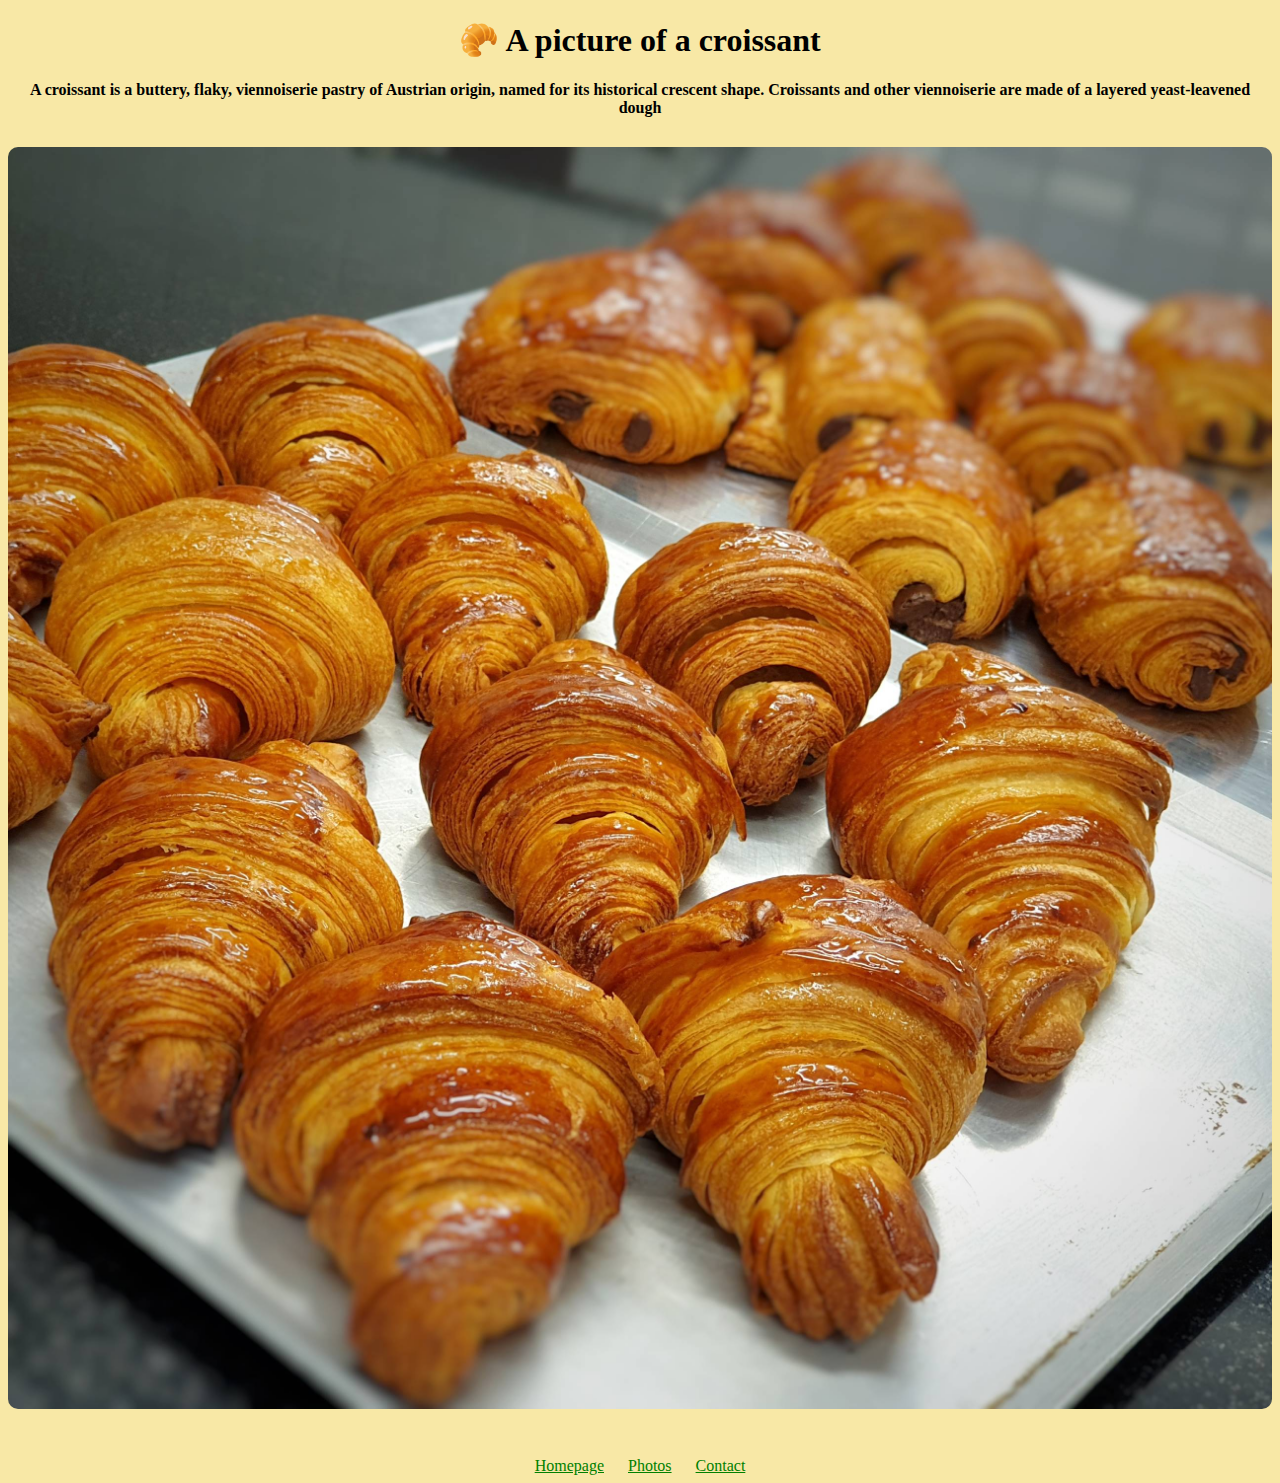
<file: index.html>
<!DOCTYPE html>
<html lang="en">
  <head>
    <meta charset="UTF-8" />
    <meta http-equiv="X-UA-Compatible" content="IE=edge" />
    <meta
      name="viewport"
      content="width=
  , initial-scale=1.0"
    />
    <link
      href="https://cdn.jsdelivr.net/npm/bootstrap@5.0.0-beta2/dist/css/bootstrap.min.css"
      rel="stylesheet"
      integrity="sha384-BmbxuPwQa2lc/FVzBcNJ7UAyJxM6wuqIj61tLrc4wSX0szH/Ev+nYRRuWlolflfl"
      crossorigin="anonymous"
    />
    <link rel="stylesheet" href="src/styles.css" />

    <title>croissant website</title>
    <meta
      name="description"
      content="Enjoy a beautiful picture of a homemade croissant"
    />
  </head>
  <body>
    <h1>🥐 A picture of a croissant</h1>
    <h4>
      A croissant is a buttery, flaky, viennoiserie pastry of Austrian origin,
      named for its historical crescent shape. Croissants and other viennoiserie
      are made of a layered yeast-leavened dough
    </h4>
    <img
      src="./images/croissant4.jpg"
      alt="Homemade croissant"
      class="croissant-photo"
    />
    <br />
    <footer>
      <a href="index.html">Homepage</a>
      <a href="photo.html">Photos</a>
      <a href="contact.html">Contact</a>
    </footer>
  </body>
</html>
</file>
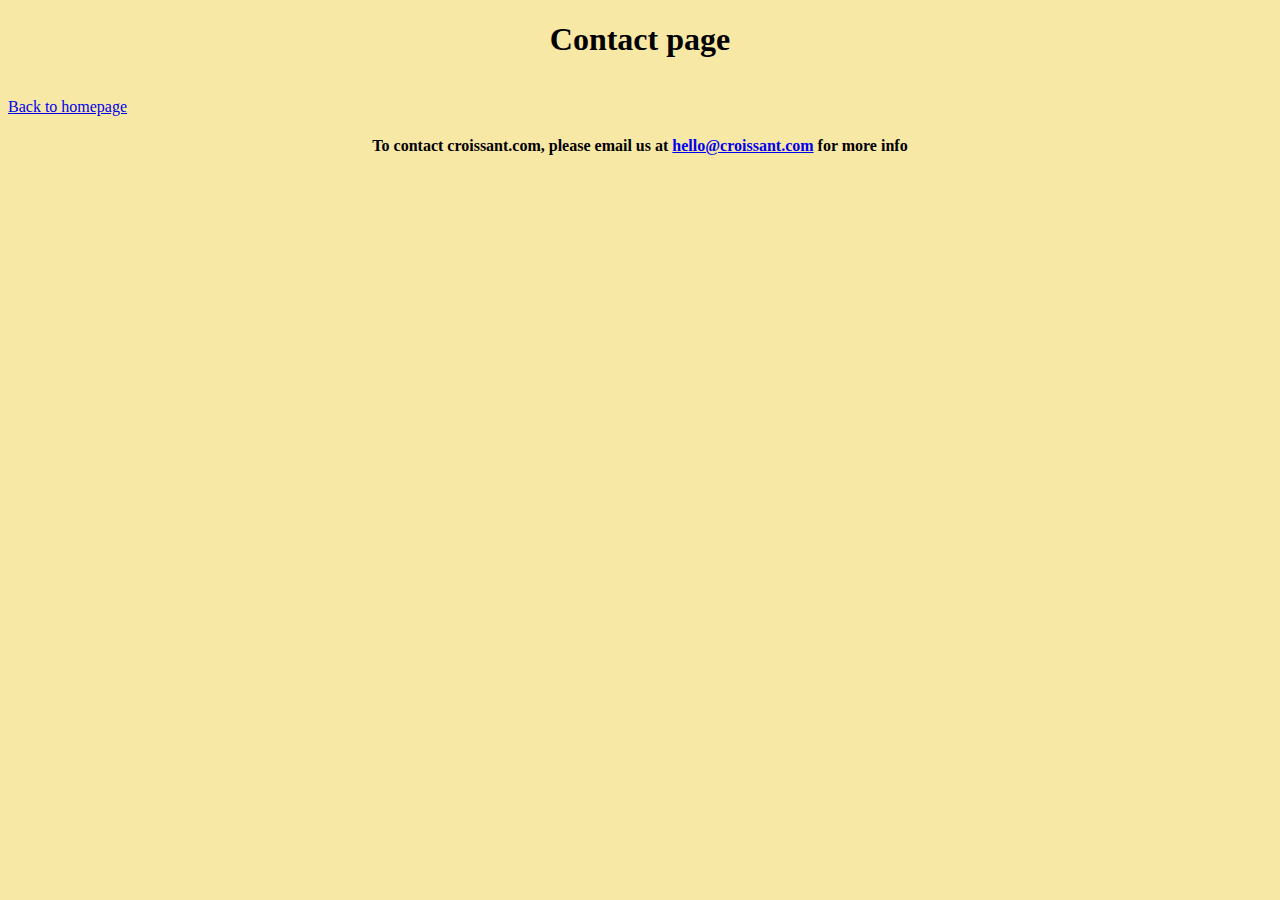
<file: contact.html>
<!DOCTYPE html>
<html lang="en">
  <head>
    <meta charset="UTF-8" />
    <meta http-equiv="X-UA-Compatible" content="IE=edge" />
    <meta name="viewport" content="width=device-width, initial-scale=1.0" />
    <link
      href="https://cdn.jsdelivr.net/npm/bootstrap@5.0.0-beta2/dist/css/bootstrap.min.css"
      rel="stylesheet"
      integrity="sha384-BmbxuPwQa2lc/FVzBcNJ7UAyJxM6wuqIj61tLrc4wSX0szH/Ev+nYRRuWlolflfl"
      crossorigin="anonymous"
    />
    <link rel="stylesheet" href="src/styles.css" />
    <title>Contact page</title>
  </head>
  <body>
    <h1>Contact page</h1>

    <br />
    <a href="index.html">Back to homepage</a>
    <h4>
      To contact croissant.com, please email us at
      <a href="mailto:hello@croissant.com" class="email-link"
        >hello@croissant.com</a
      >
      for more info
    </h4>
    <br />
  </body>
</html>
</file>
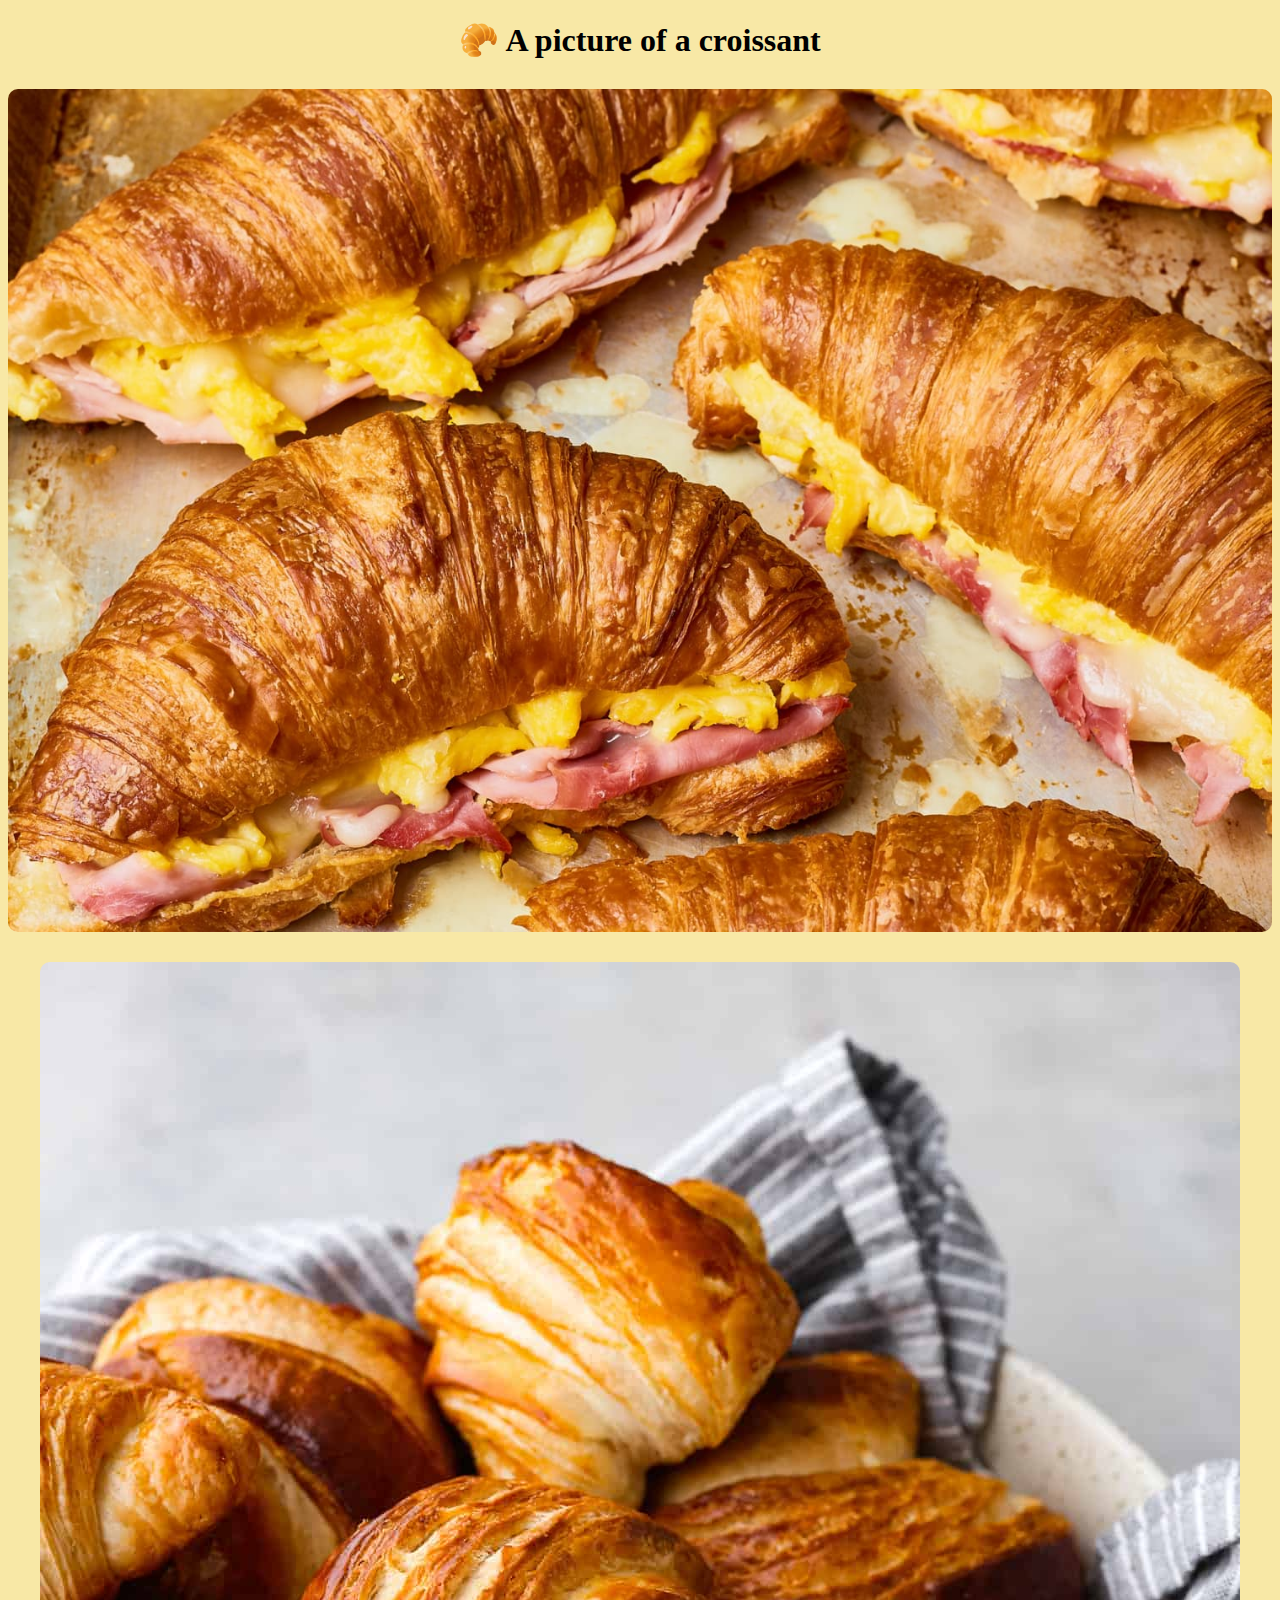
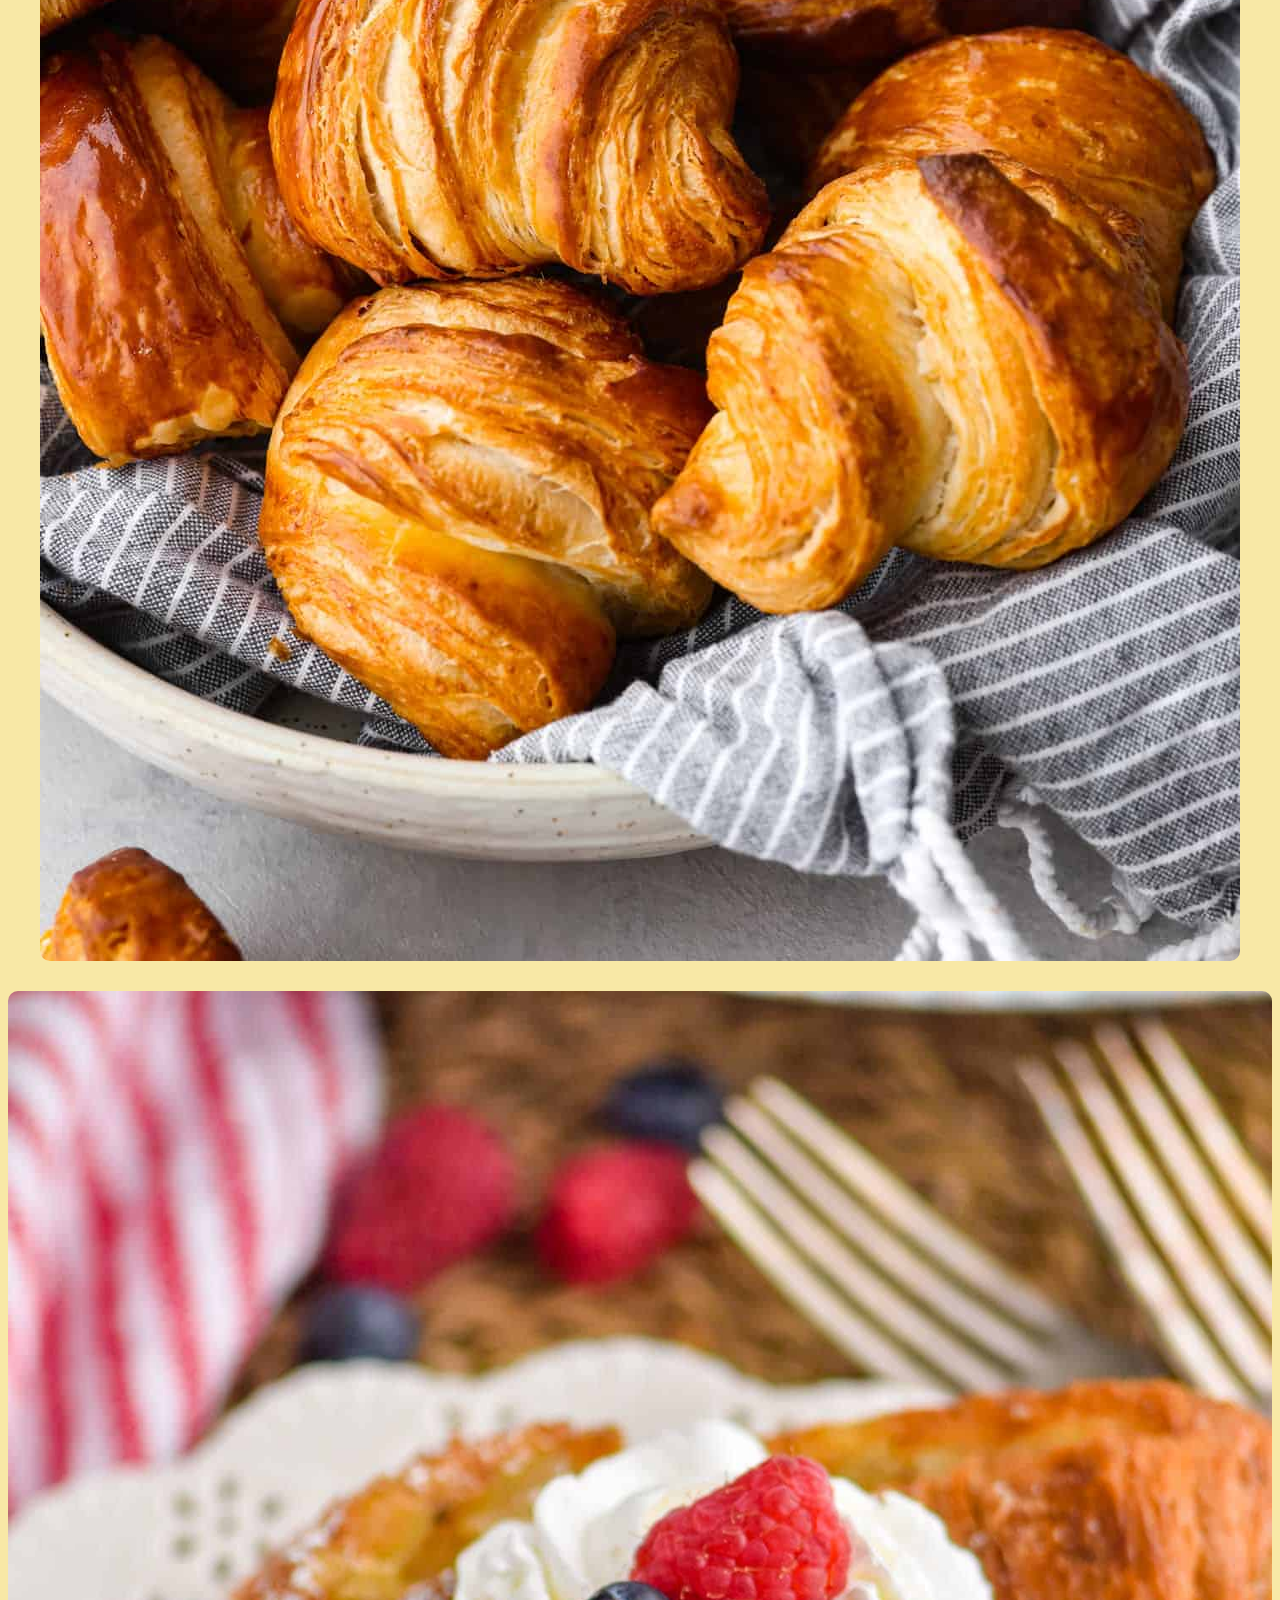
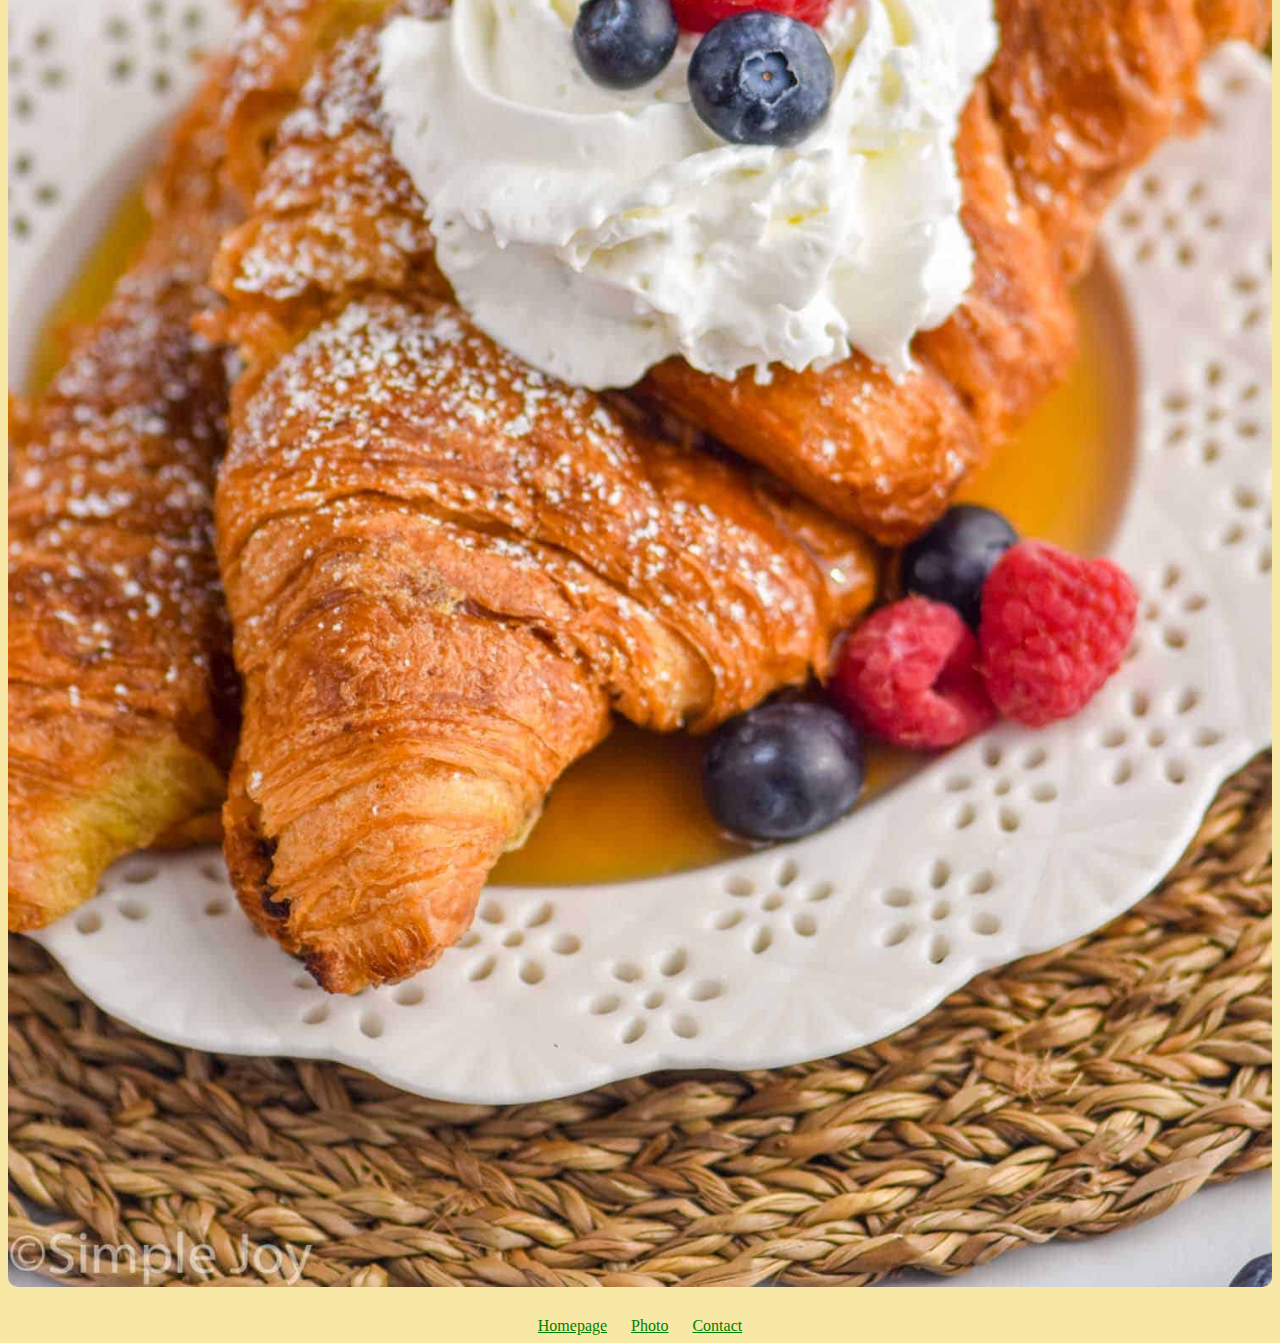
<file: photo.html>
<!DOCTYPE html>
<html lang="en">
  <head>
    <meta charset="UTF-8" />
    <meta http-equiv="X-UA-Compatible" content="IE=edge" />
    <meta
      name="viewport"
      content="width=
  , initial-scale=1.0"
    />
   <meta
      name="description"
      content="Enjoy a beautiful picture of a homemade croissant"
    />
    <link rel="stylesheet" href="src/styles.css" />
        
    <title>Photos of homemade croissants</title>
    <h1>🥐 A picture of a croissant</h1>
    <img
      src="./images/croissant1.jpg"
      alt="Homemade croissant"
      class="croissant-photo"
    />
     <img
      src="./images/crossaint2.jpg"
      alt="Homemade croissant"
      class="croissant-photo"
    />
     <img
      src="./images/Croissant3.jpg"
      alt="Homemade croissant"
      class="croissant-photo"
    />
    <footer>
      <a href="./index.html" title="Home"> Homepage</a>
      <a href="./photo.html" title="Croissant photo"> Photo</a>
      <a href="/contact.html" title="Contact Croissant.com"> Contact</a>
    </footer>
  </body>
</html>
</file>
<file: src/styles.css>
body {
    background: #f8e8a6;
}
h1,
p {
    text-align: center;
}
h4 {
    text-align: center;
}
.croissant-photo {
    max-width: 100%;
    border-radius: 10px;
    display: block;
    margin: 30px auto;
}

footer {
    text-align: center;
}

footer a {
    margin: 0 10px;
    color: green;
}
</file>
